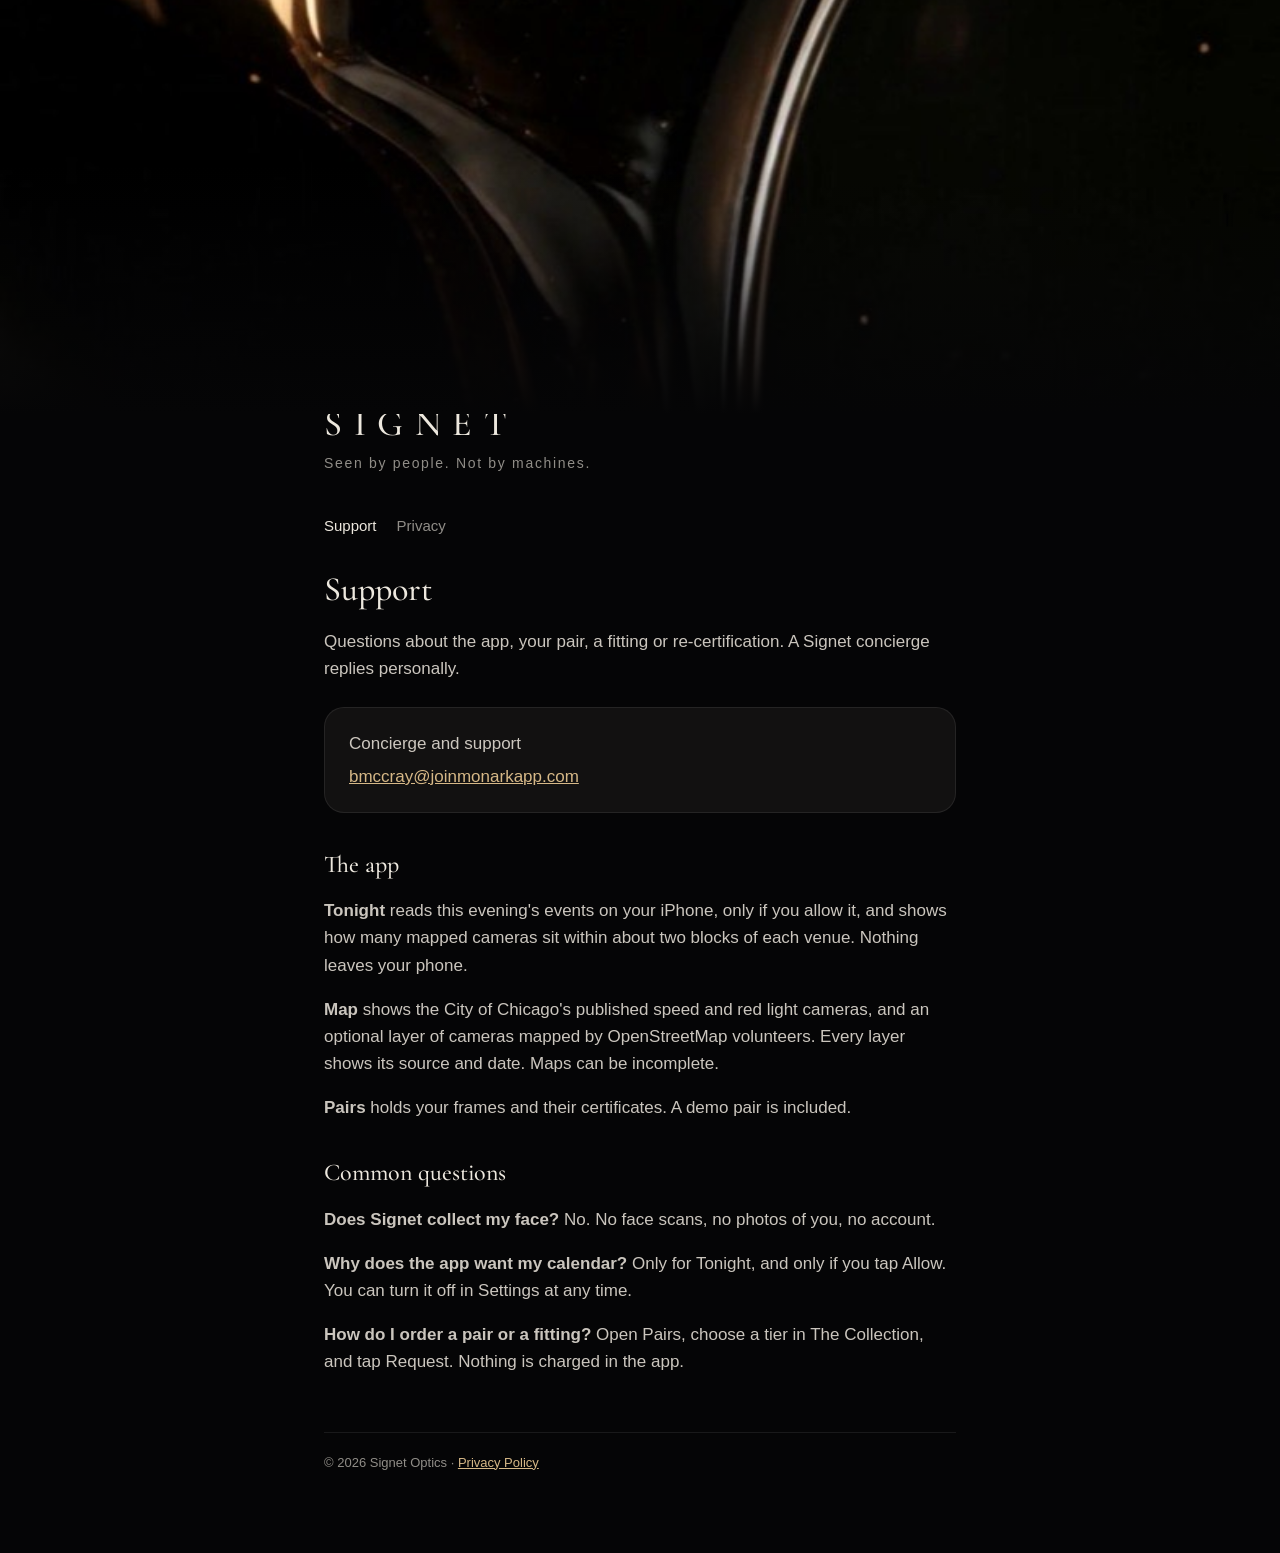
<file: index.html>
<!DOCTYPE html>
<html lang="en">
<head>
<meta charset="utf-8">
<meta name="viewport" content="width=device-width, initial-scale=1">
<title>Signet Optics · Support</title>
<meta name="description" content="Support for the Signet Optics app and Signet eyewear.">
<link rel="stylesheet" href="style.css">
</head>
<body>
<div class="hero" role="img" aria-label="Signet frame, close up"></div>
<main>
  <div class="mark">SIGNET</div>
  <p class="tag">Seen by people. Not by machines.</p>
  <nav><a href="./" aria-current="page">Support</a><a href="privacy.html">Privacy</a></nav>

  <h1>Support</h1>
  <p>Questions about the app, your pair, a fitting or re-certification. A Signet concierge replies personally.</p>

  <div class="card">
    <p style="margin:0 0 6px">Concierge and support</p>
    <p style="margin:0" id="contact"><a href="mailto:bmccray@joinmonarkapp.com">bmccray@joinmonarkapp.com</a></p>
  </div>

  <h2>The app</h2>
  <p><strong>Tonight</strong> reads this evening's events on your iPhone, only if you allow it, and shows how many mapped cameras sit within about two blocks of each venue. Nothing leaves your phone.</p>
  <p><strong>Map</strong> shows the City of Chicago's published speed and red light cameras, and an optional layer of cameras mapped by OpenStreetMap volunteers. Every layer shows its source and date. Maps can be incomplete.</p>
  <p><strong>Pairs</strong> holds your frames and their certificates. A demo pair is included.</p>

  <h2>Common questions</h2>
  <p><strong>Does Signet collect my face?</strong> No. No face scans, no photos of you, no account.</p>
  <p><strong>Why does the app want my calendar?</strong> Only for Tonight, and only if you tap Allow. You can turn it off in Settings at any time.</p>
  <p><strong>How do I order a pair or a fitting?</strong> Open Pairs, choose a tier in The Collection, and tap Request. Nothing is charged in the app.</p>

  <footer>© 2026 Signet Optics · <a href="privacy.html">Privacy Policy</a></footer>
</main>
</body>
</html>
</file>
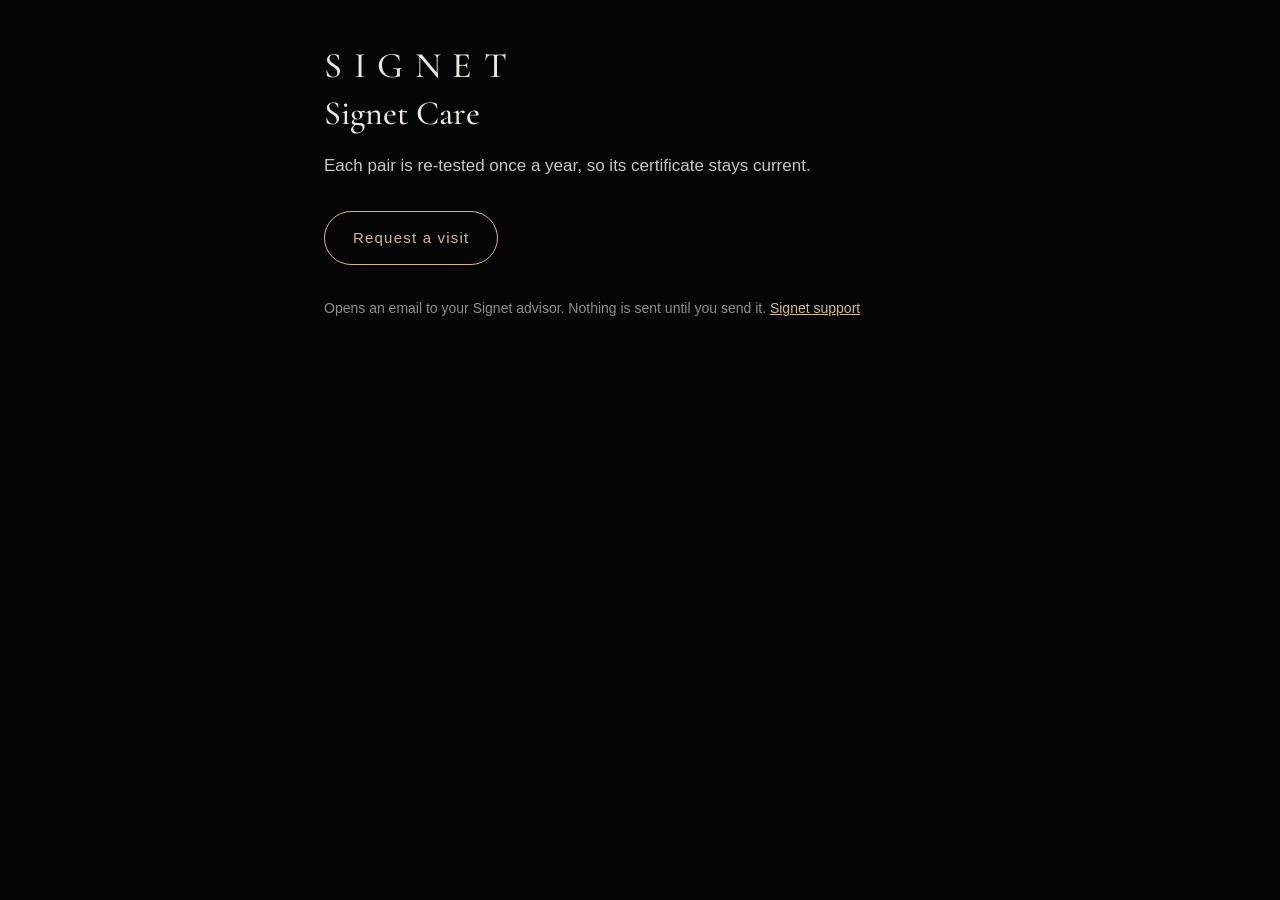
<file: care/index.html>
<!DOCTYPE html>
<html lang="en">
<head>
<meta charset="utf-8">
<meta name="viewport" content="width=device-width, initial-scale=1">
<title>Signet · Signet Care</title>
<meta name="description" content="Request your yearly Signet Care visit.">
<meta name="robots" content="noindex">
<link rel="stylesheet" href="../style.css">
</head>
<body>
<main>
  <div class="mark" style="margin-top:48px">SIGNET</div>
  <h1>Signet Care</h1>
  <p id="detail">Each pair is re-tested once a year, so its certificate stays current.</p>
  <p style="margin:32px 0"><a class="button" id="book" href="mailto:bmccray@joinmonarkapp.com?subject=Signet%20Care%20visit">Request a visit</a></p>
  <p class="small">Opens an email to your Signet advisor. Nothing is sent until you send it. <a href="../">Signet support</a></p>
</main>
<script>
// Opened from the Book Signet Care action on a Signet certificate pass: /care/?pair=<serial>.
// The serial only fills in the email subject.
(() => {
  const pair = (new URLSearchParams(location.search).get("pair") || "").toUpperCase().replace(/[^A-Z0-9-]/g, "").slice(0, 32);
  if (!pair) return;
  document.getElementById("detail").textContent = `Pair ${pair} is re-tested once a year, so its certificate stays current.`;
  document.getElementById("book").href = "mailto:bmccray@joinmonarkapp.com?subject=" + encodeURIComponent(`Signet Care visit, pair ${pair}`);
})();
</script>
</body>
</html>
</file>
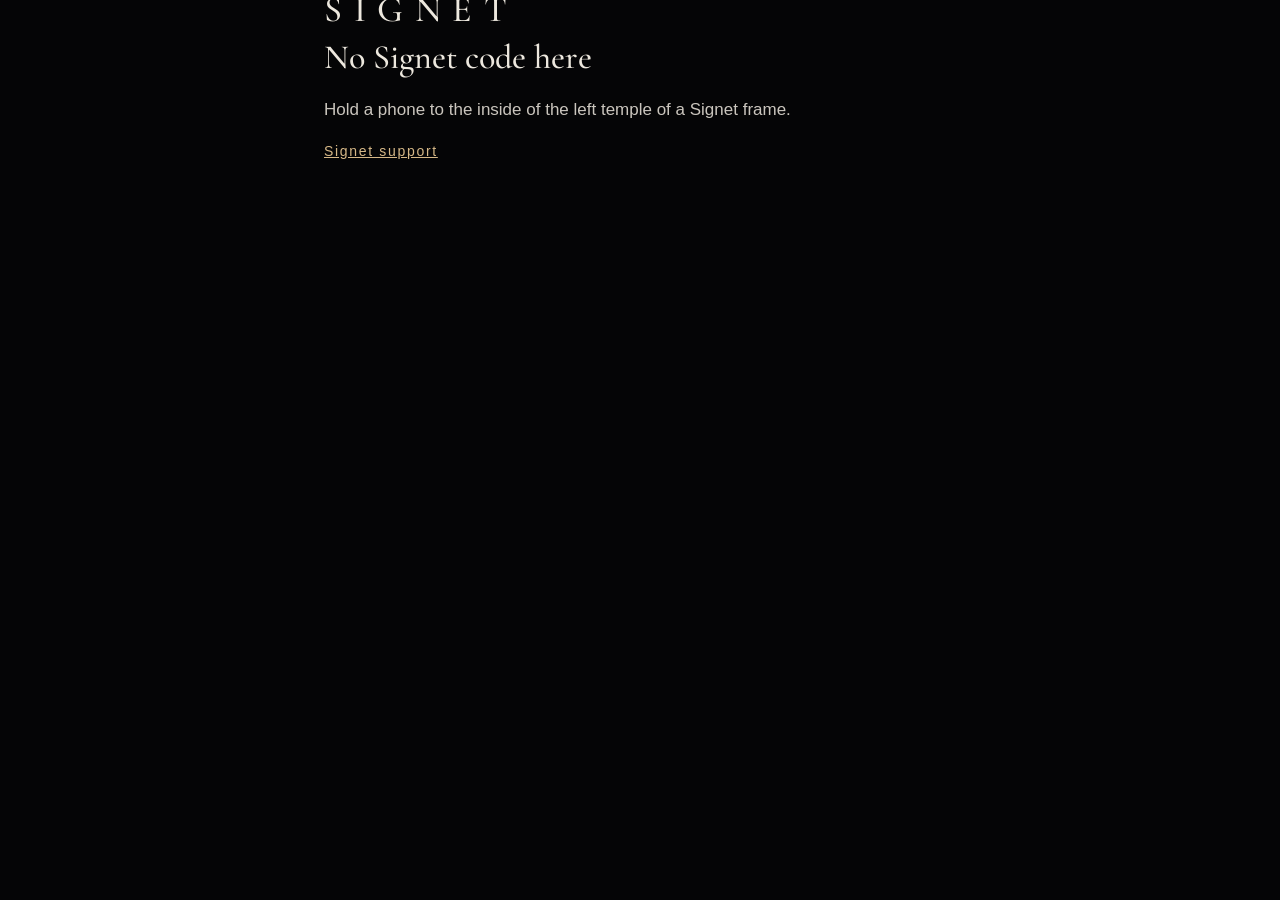
<file: t/index.html>
<!DOCTYPE html>
<html lang="en">
<head>
<meta charset="utf-8">
<meta name="viewport" content="width=device-width, initial-scale=1">
<title>Signet · Verify a pair</title>
<meta name="description" content="Check that a Signet pair is genuine.">
<meta name="robots" content="noindex">
<meta name="apple-itunes-app" content="app-id=6832422561, app-clip-bundle-id=com.signetoptics.signet.Clip, app-clip-display=card">
<link rel="stylesheet" href="../style.css">
</head>
<body>
<main>
  <div class="mark">SIGNET</div>
  <h1 id="title">Checking this pair</h1>
  <p id="detail">One moment.</p>
  <div class="card" id="cert" hidden></div>
  <p class="tag"><a href="../">Signet support</a></p>
</main>
<script>
// A Signet chip writes a new signed code on every tap: ?e=<encrypted id and counter>&c=<signature>.
// This page asks the Signet registry whether it is genuine. It never claims the pair and never shows the owner.
(async () => {
  const q = new URLSearchParams(location.search);
  const e = q.get("e"), c = q.get("c");
  const title = document.getElementById("title"), detail = document.getElementById("detail"), cert = document.getElementById("cert");
  const say = (t, d) => { title.textContent = t; detail.textContent = d; };
  if (!e || !c) return say("No Signet code here", "Hold a phone to the inside of the left temple of a Signet frame.");
  try {
    const r = await fetch("https://pnlxqzuxwemczpfalhze.supabase.co/functions/v1/verify", {
      method: "POST", headers: { "content-type": "application/json" }, body: JSON.stringify({ e, c, claim: false }),
    });
    const j = await r.json();
    if (j.replay) return say("Copied tap", "This code was already used. A genuine Signet chip writes a new one every time. Tap the frame again.");
    if (!j.genuine) return say("Not verified", "This code did not come from a Signet chip.");
    if (j.status === "lost") return say("Reported lost or stolen", `Pair ${j.serial} is genuine, but its owner reported it lost. Do not accept it as a sale.`);
    say("This pair is genuine.", `Pair ${j.serial}.`);
    const k = j.certificate || {};
    const rows = [["Frame", [k.frame, k.finish].filter(Boolean).join(", ")], ["Tested by", k.lab], ["Last tested", k.last_tested]];
    cert.replaceChildren(...rows.filter(([, v]) => v).map(([l, v]) => {
      const p = document.createElement("p"); p.style.margin = "0 0 6px";
      const s = document.createElement("strong"); s.textContent = l + ": "; p.append(s, document.createTextNode(v)); return p;
    }));
    cert.hidden = false;
  } catch {
    say("Can't reach Signet", "Verification needs a connection. Tap the frame again in a moment.");
  }
})();
</script>
</body>
</html>
</file>
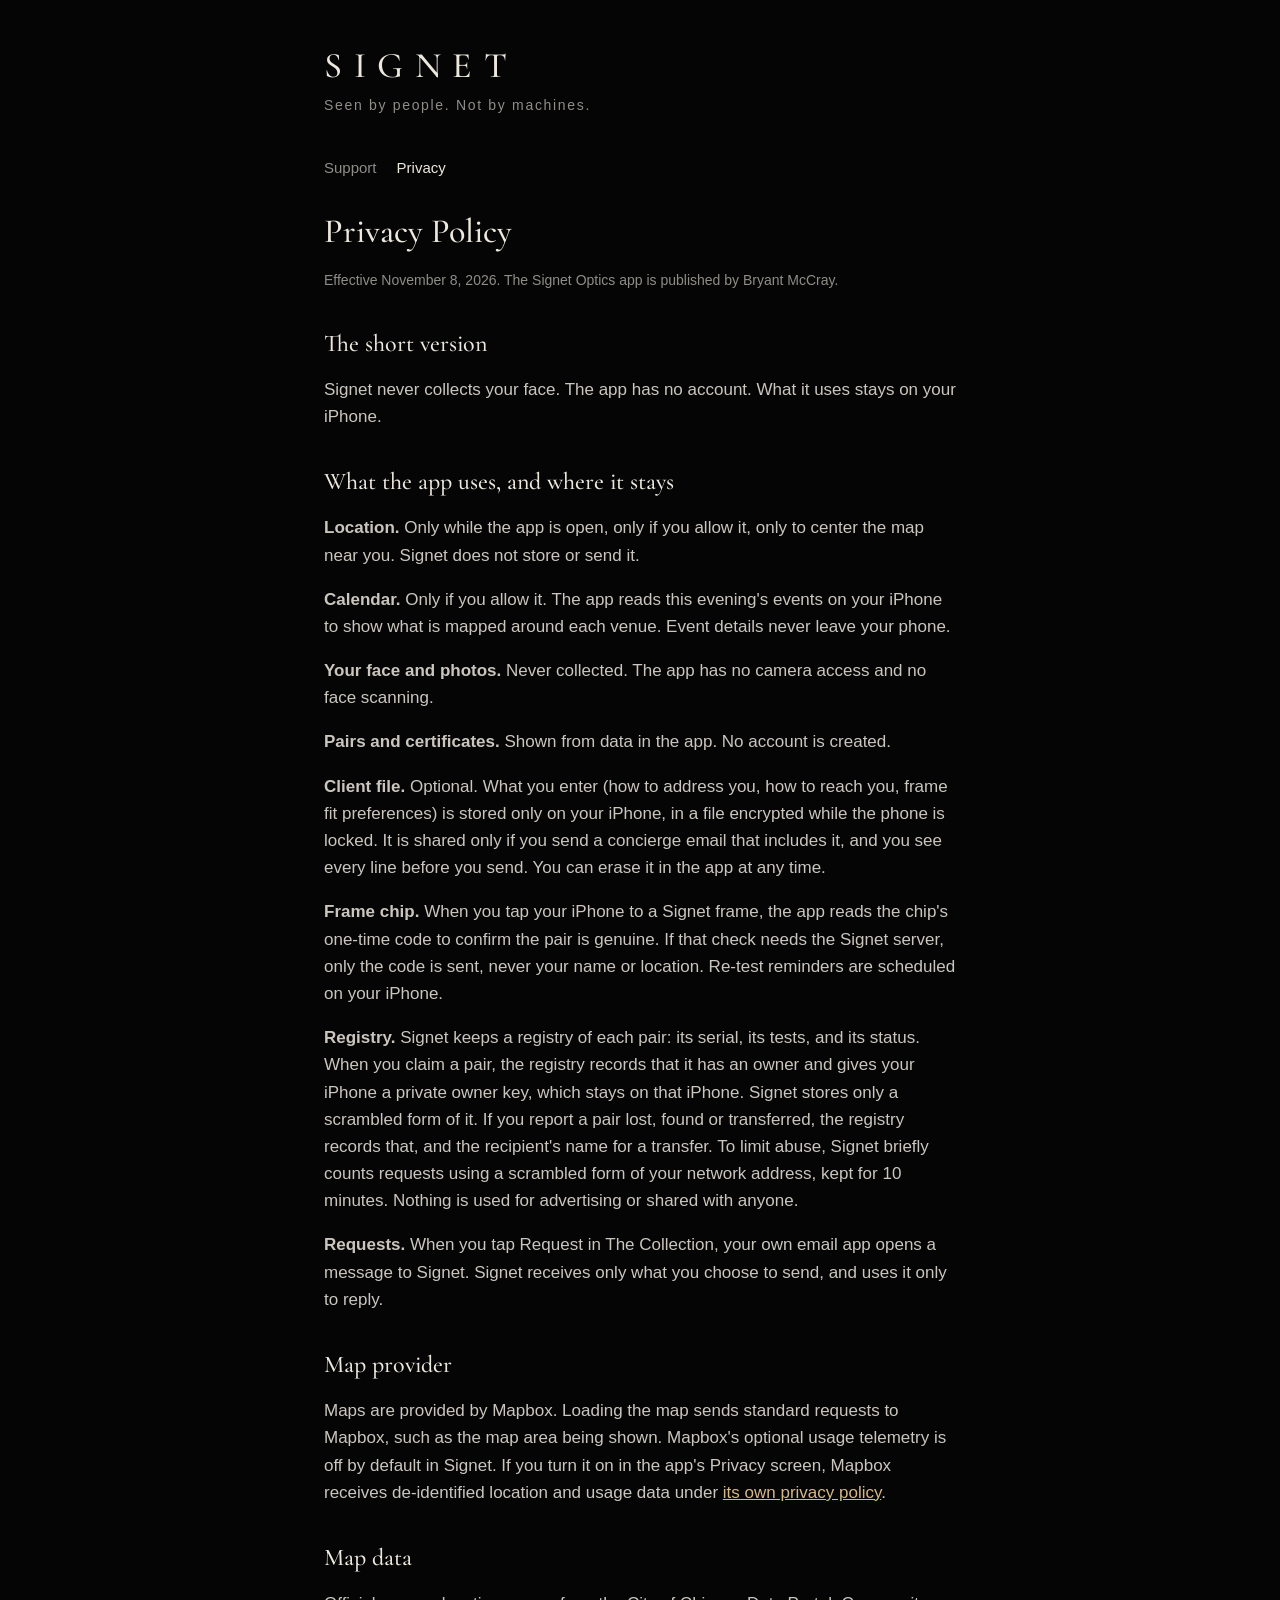
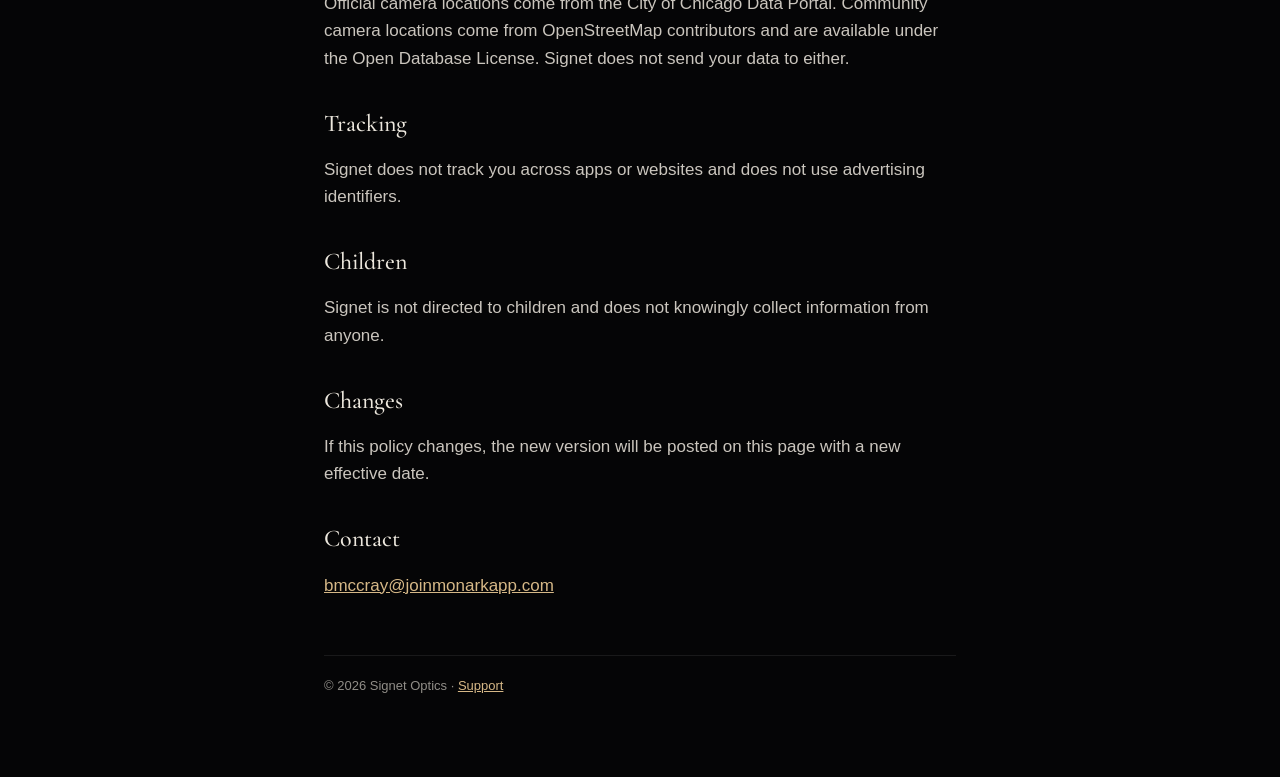
<file: privacy.html>
<!DOCTYPE html>
<html lang="en">
<head>
<meta charset="utf-8">
<meta name="viewport" content="width=device-width, initial-scale=1">
<title>Signet Optics · Privacy Policy</title>
<meta name="description" content="Privacy Policy for the Signet Optics app.">
<link rel="stylesheet" href="style.css">
</head>
<body>
<main style="padding-top:56px">
  <div class="mark">SIGNET</div>
  <p class="tag">Seen by people. Not by machines.</p>
  <nav><a href="./">Support</a><a href="privacy.html" aria-current="page">Privacy</a></nav>

  <h1>Privacy Policy</h1>
  <p class="small">Effective November 8, 2026. The Signet Optics app is published by Bryant McCray.</p>

  <h2>The short version</h2>
  <p>Signet never collects your face. The app has no account. What it uses stays on your iPhone.</p>

  <h2>What the app uses, and where it stays</h2>
  <p><strong>Location.</strong> Only while the app is open, only if you allow it, only to center the map near you. Signet does not store or send it.</p>
  <p><strong>Calendar.</strong> Only if you allow it. The app reads this evening's events on your iPhone to show what is mapped around each venue. Event details never leave your phone.</p>
  <p><strong>Your face and photos.</strong> Never collected. The app has no camera access and no face scanning.</p>
  <p><strong>Pairs and certificates.</strong> Shown from data in the app. No account is created.</p>
  <p><strong>Client file.</strong> Optional. What you enter (how to address you, how to reach you, frame fit preferences) is stored only on your iPhone, in a file encrypted while the phone is locked. It is shared only if you send a concierge email that includes it, and you see every line before you send. You can erase it in the app at any time.</p>
  <p><strong>Frame chip.</strong> When you tap your iPhone to a Signet frame, the app reads the chip's one-time code to confirm the pair is genuine. If that check needs the Signet server, only the code is sent, never your name or location. Re-test reminders are scheduled on your iPhone.</p>
  <p><strong>Registry.</strong> Signet keeps a registry of each pair: its serial, its tests, and its status. When you claim a pair, the registry records that it has an owner and gives your iPhone a private owner key, which stays on that iPhone. Signet stores only a scrambled form of it. If you report a pair lost, found or transferred, the registry records that, and the recipient's name for a transfer. To limit abuse, Signet briefly counts requests using a scrambled form of your network address, kept for 10 minutes. Nothing is used for advertising or shared with anyone.</p>
  <p><strong>Requests.</strong> When you tap Request in The Collection, your own email app opens a message to Signet. Signet receives only what you choose to send, and uses it only to reply.</p>

  <h2>Map provider</h2>
  <p>Maps are provided by Mapbox. Loading the map sends standard requests to Mapbox, such as the map area being shown. Mapbox's optional usage telemetry is off by default in Signet. If you turn it on in the app's Privacy screen, Mapbox receives de-identified location and usage data under <a href="https://www.mapbox.com/legal/privacy">its own privacy policy</a>.</p>

  <h2>Map data</h2>
  <p>Official camera locations come from the City of Chicago Data Portal. Community camera locations come from OpenStreetMap contributors and are available under the Open Database License. Signet does not send your data to either.</p>

  <h2>Tracking</h2>
  <p>Signet does not track you across apps or websites and does not use advertising identifiers.</p>

  <h2>Children</h2>
  <p>Signet is not directed to children and does not knowingly collect information from anyone.</p>

  <h2>Changes</h2>
  <p>If this policy changes, the new version will be posted on this page with a new effective date.</p>

  <h2>Contact</h2>
  <p id="contact"><a href="mailto:bmccray@joinmonarkapp.com">bmccray@joinmonarkapp.com</a></p>

  <footer>© 2026 Signet Optics · <a href="./">Support</a></footer>
</main>
</body>
</html>
</file>
<file: style.css>
@font-face { font-family:"Cormorant Garamond"; src:url("fonts/cormorant-garamond-latin.woff2") format("woff2"); font-weight:300 700; font-display:swap; }
:root { --ground:#050506; --surface:#121111; --ivory:#EDE8DE; --muted:rgba(237,232,222,.6); --champagne:#D6B887; --hair:rgba(255,255,255,.08); }
* { box-sizing:border-box; }
html,body { margin:0; background:var(--ground); color:var(--ivory); font:300 17px/1.6 -apple-system,BlinkMacSystemFont,"Helvetica Neue",sans-serif; -webkit-font-smoothing:antialiased; }
a { color:var(--champagne); }
.hero { height:46vh; min-height:280px; background:url(hero.jpg) center/cover no-repeat; position:relative; }
.hero::after { content:""; position:absolute; inset:0; background:linear-gradient(transparent 40%, var(--ground)); }
main { max-width:680px; margin:0 auto; padding:0 24px 80px; }
.mark { font:500 36px/1 "Cormorant Garamond",Georgia,serif; letter-spacing:.32em; margin:-8px 0 10px; }
.tag { letter-spacing:.12em; font-size:14px; color:var(--muted); margin:0 0 40px; }
h1 { font:500 34px/1.2 "Cormorant Garamond",Georgia,serif; margin:0 0 16px; }
h2 { font:500 24px/1.3 "Cormorant Garamond",Georgia,serif; margin:36px 0 8px; }
p, li { color:rgba(237,232,222,.85); }
.card { background:var(--surface); border:1px solid var(--hair); border-radius:20px; padding:22px 24px; margin:24px 0; }
.small { font-size:14px; color:var(--muted); }
nav { display:flex; gap:20px; margin:0 0 32px; font-size:15px; }
nav a { text-decoration:none; color:var(--muted); }
nav a[aria-current] { color:var(--ivory); }
footer { margin-top:56px; padding-top:20px; border-top:1px solid var(--hair); font-size:13px; color:var(--muted); }
.button { display:inline-block; padding:14px 28px; border:1px solid var(--champagne); border-radius:999px; color:var(--champagne); text-decoration:none; font-size:15px; letter-spacing:.08em; }
.button:hover { background:rgba(214,184,135,.1); }
</file>
